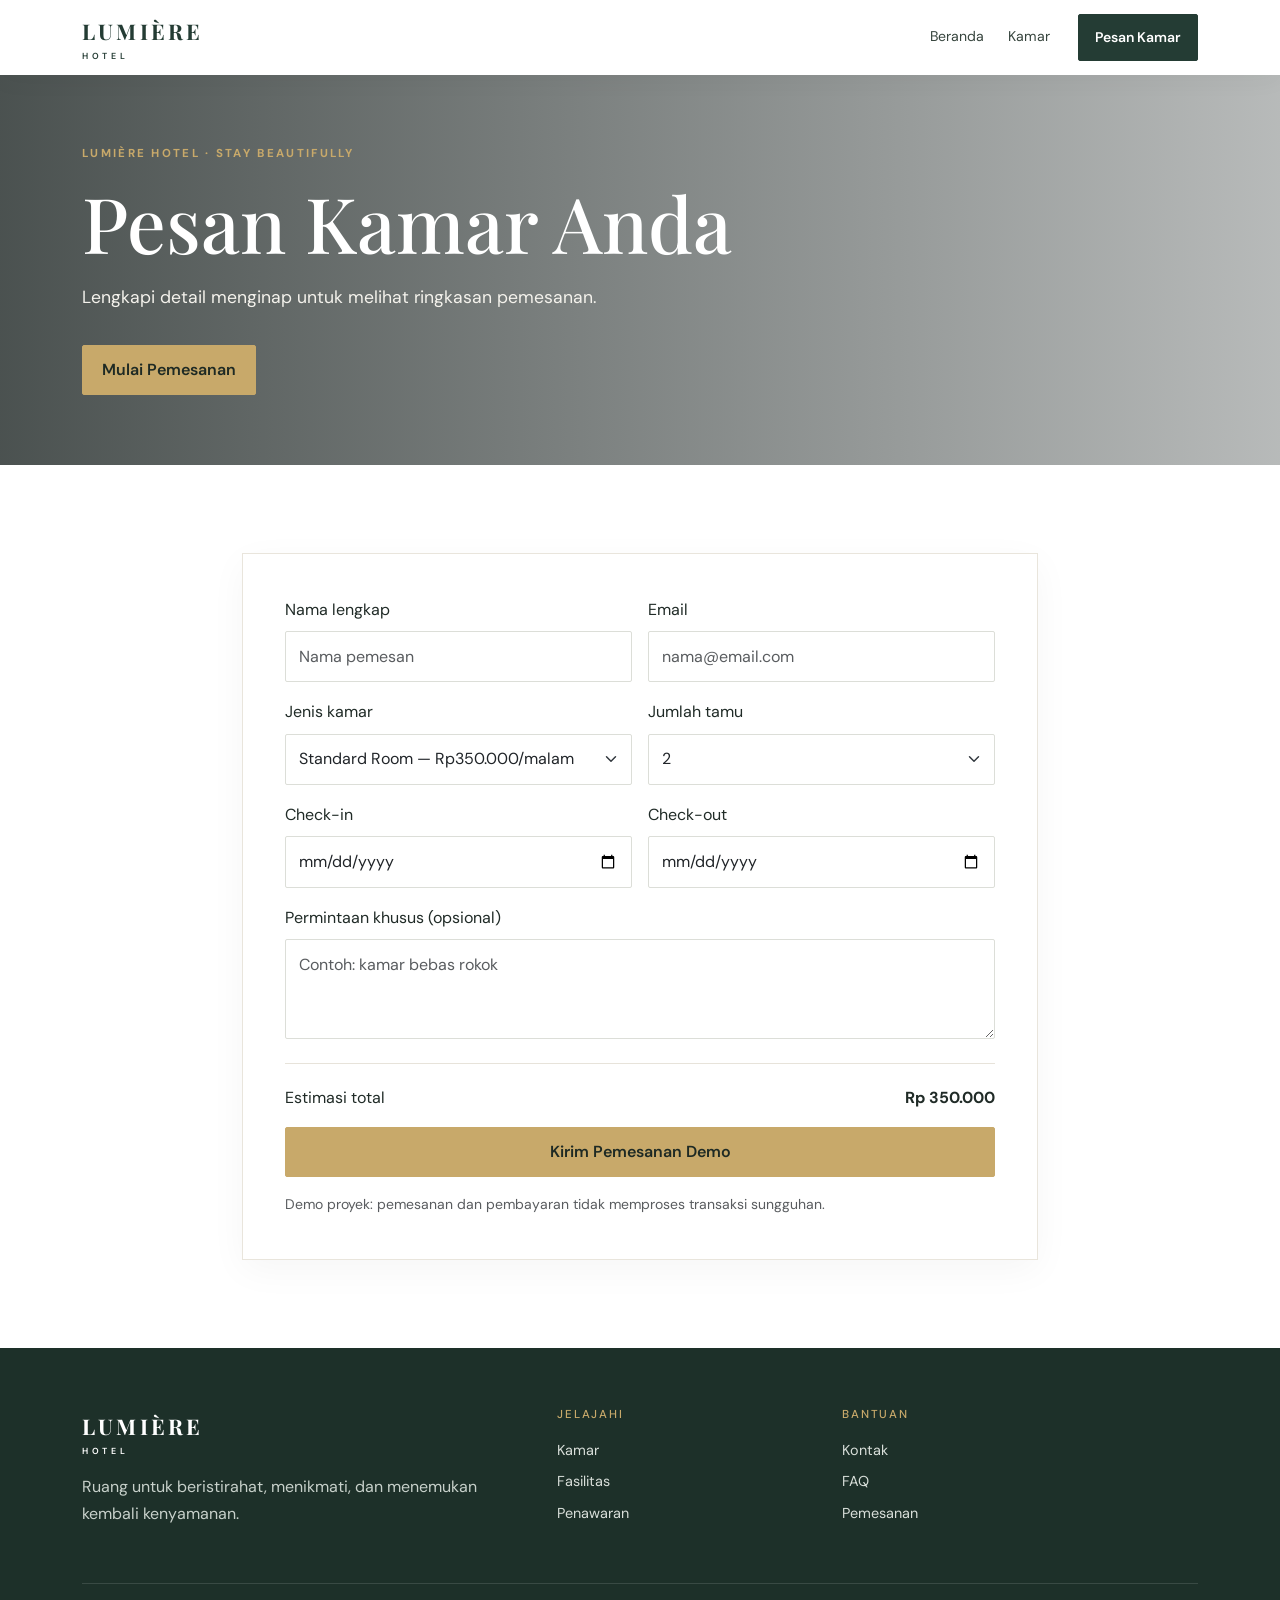
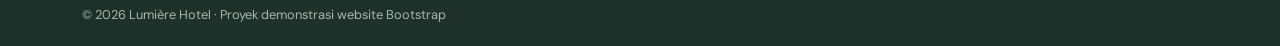
<file: booking.html>
<!doctype html><html lang="id"><head><meta charset="utf-8"><meta name="viewport" content="width=device-width, initial-scale=1"><meta name="description" content="Lumière Hotel - pengalaman menginap yang elegan dan nyaman."><title>Pemesanan | Lumière Hotel</title><link href="https://cdn.jsdelivr.net/npm/bootstrap@5.3.3/dist/css/bootstrap.min.css" rel="stylesheet"><link href="assets/style.css" rel="stylesheet"></head><body><nav class="navbar navbar-expand-lg navbar-light sticky-top"><div class="container"><a class="navbar-brand" href="index.html">LUMIÈRE<span>HOTEL</span></a><button class="navbar-toggler" type="button" data-bs-toggle="collapse" data-bs-target="#mainNav" aria-label="Buka navigasi"><span class="navbar-toggler-icon"></span></button><div class="collapse navbar-collapse" id="mainNav"><ul class="navbar-nav ms-auto align-items-lg-center"><li class="nav-item"><a class="nav-link " href="index.html">Beranda</a></li><li class="nav-item"><a class="nav-link " href="rooms.html">Kamar</a></li><li class="nav-item ms-lg-3"><a class="btn btn-dark btn-sm px-3" href="booking.html">Pesan Kamar</a></li></ul></div></div></nav><section class="page-hero"><div class="container hero-content"><p class="eyebrow">LUMIÈRE HOTEL · STAY BEAUTIFULLY</p><h1>Pesan Kamar Anda</h1><p class="hero-subtitle">Lengkapi detail menginap untuk melihat ringkasan pemesanan.</p><a class="btn btn-gold" href="booking.html">Mulai Pemesanan</a></div></section><section class="section"><div class="container narrow"><div class="booking-panel"><form id="bookingForm"><div class="row g-3"><div class="col-md-6"><label class="form-label" for="guestName">Nama lengkap</label><input class="form-control" id="guestName" required placeholder="Nama pemesan"></div><div class="col-md-6"><label class="form-label" for="guestEmail">Email</label><input class="form-control" id="guestEmail" type="email" required placeholder="nama@email.com"></div><div class="col-md-6"><label class="form-label" for="roomType">Jenis kamar</label><select class="form-select" id="roomType"><option value="Standard Room" data-price="350000">Standard Room — Rp350.000/malam</option><option value="Deluxe Room" data-price="650000">Deluxe Room — Rp650.000/malam</option><option value="Executive Suite" data-price="1200000">Executive Suite — Rp1.200.000/malam</option></select></div><div class="col-md-6"><label class="form-label" for="guests">Jumlah tamu</label><select class="form-select" id="guests"><option>1</option><option selected>2</option><option>3</option><option>4</option></select></div><div class="col-md-6"><label class="form-label" for="checkin">Check-in</label><input class="form-control" id="checkin" type="date" required></div><div class="col-md-6"><label class="form-label" for="checkout">Check-out</label><input class="form-control" id="checkout" type="date" required></div><div class="col-12"><label class="form-label" for="notes">Permintaan khusus (opsional)</label><textarea class="form-control" id="notes" rows="3" placeholder="Contoh: kamar bebas rokok"></textarea></div></div><div class="summary-line"><span>Estimasi total</span><strong id="bookingTotal">Rp350.000</strong></div><button class="btn btn-gold w-100 mt-3" type="submit">Kirim Pemesanan Demo</button><p class="small text-muted mt-3 mb-0">Demo proyek: pemesanan dan pembayaran tidak memproses transaksi sungguhan.</p></form><div id="bookingFeedback" class="alert alert-success mt-3 d-none" role="status"></div></div></div></section><footer class="footer"><div class="container"><div class="row g-4"><div class="col-md-5"><a class="navbar-brand text-white" href="index.html">LUMIÈRE<span>HOTEL</span></a><p class="mt-3">Ruang untuk beristirahat, menikmati, dan menemukan kembali kenyamanan.</p></div><div class="col-md-3"><h6>JELAJAHI</h6><a href="rooms.html">Kamar</a><a href="facilities.html">Fasilitas</a><a href="offers.html">Penawaran</a></div><div class="col-md-4"><h6>BANTUAN</h6><a href="contact.html">Kontak</a><a href="faq.html">FAQ</a><a href="booking.html">Pemesanan</a></div></div><div class="footer-bottom">© 2026 Lumière Hotel · Proyek demonstrasi website Bootstrap</div></div></footer><script src="https://cdn.jsdelivr.net/npm/bootstrap@5.3.3/dist/js/bootstrap.bundle.min.js"></script><script src="assets/script.js"></script></body></html>
</file>
<file: assets/style.css>
@import url('https://fonts.googleapis.com/css2?family=DM+Sans:wght@400;500;600;700&family=Playfair+Display:wght@500;600;700&display=swap');:root{--ink:#202b27;--green:#243c34;--gold:#c8a96a;--cream:#f6f3ed;--muted:#68736e}*{box-sizing:border-box}body{font-family:'DM Sans',sans-serif;color:var(--ink);line-height:1.7}h1,h2,h3,.navbar-brand{font-family:'Playfair Display',serif}h1{font-size:clamp(2.7rem,6vw,5rem);line-height:1.1;max-width:850px}h2{font-size:clamp(2rem,4vw,3rem);line-height:1.2}h3{font-size:1.55rem}.navbar{background:#fff;box-shadow:0 4px 24px #15241d0b}.navbar-brand{font-size:1.35rem;letter-spacing:.15em;font-weight:700;color:var(--green)}.navbar-brand span{display:block;font:600 .55rem 'DM Sans',sans-serif;letter-spacing:.42em}.nav-link{font-size:.88rem;color:#36443d!important;margin:0 .25rem}.nav-link.active{color:#9a783b!important}.hero,.page-hero{display:flex;align-items:center;color:white;background:linear-gradient(90deg,rgba(18,27,25,.76),rgba(18,27,25,.30)),url('https://images.unsplash.com/photo-1566073771259-6a8506099945?auto=format&fit=crop&w=1800&q=90') center/cover}.home-hero{min-height:640px}.page-hero{min-height:390px}.hero-content{padding-top:65px;padding-bottom:65px}.hero-subtitle{max-width:620px;font-size:1.1rem;margin:1.2rem 0 2rem;color:#f4f2ec}.eyebrow{font-size:.72rem;font-weight:700;letter-spacing:.2em;color:var(--gold);margin-bottom:1rem}.btn{border-radius:2px;font-weight:600;padding:.75rem 1.2rem}.btn-gold{background:var(--gold);border:1px solid var(--gold);color:#1e2a24}.btn-gold:hover{background:#b79654;border-color:#b79654;color:#17221d}.btn-dark{background:var(--green);border-color:var(--green)}.btn-light-outline{border:1px solid #fff;color:#fff;background:transparent}.btn-light-outline:hover{background:#fff;color:var(--green)}.section{padding:88px 0}.soft{background:var(--cream)}.section-heading{text-align:center;max-width:680px;margin:0 auto 42px}.section-heading p:not(.eyebrow){color:var(--muted)}.room-card{border:0;border-radius:0;box-shadow:0 10px 35px #17251d0d;overflow:hidden}.room-card img{height:240px;object-fit:cover}.room-card .card-body{padding:26px}.room-card p{color:var(--muted)}.price{font-weight:700;color:var(--green)!important;font-size:1.1rem}.price small{font-size:.8rem;font-weight:400;color:var(--muted)}.feature{padding:25px 10px}.feature-icon{font-size:2rem;color:var(--gold);margin-bottom:14px}.feature p{color:var(--muted)}.narrow{max-width:820px}.booking-panel,.review-card,.offer-card{background:#fff;border:1px solid #e9e5dc;padding:clamp(24px,4vw,42px);box-shadow:0 10px 35px #17251d0a}.form-control,.form-select{padding:.8rem;border-radius:2px;border-color:#dcded8}.form-control:focus,.form-select:focus{border-color:var(--gold);box-shadow:0 0 0 .2rem #c8a96a25}.summary-line{display:flex;justify-content:space-between;border-top:1px solid #e7e3da;margin-top:24px;padding-top:20px}.payment-status{margin-top:20px;text-align:center;font-weight:600}.success-mark{height:80px;width:80px;border-radius:50%;display:grid;place-items:center;background:#e5eee6;color:#2d6a43;font-size:2.5rem;margin:0 auto 24px}.gallery-img,.wide-img{width:100%;object-fit:cover}.gallery-img{height:260px}.wide-img{max-height:420px}.stars{color:#b9944f;letter-spacing:.15em;margin-bottom:12px}.review-card{height:100%}.offer-card{height:100%;padding:32px}.text-link{color:var(--green);font-weight:700;text-decoration:none}.clean-list li{padding:.35rem 0}.quote-block{font-family:'Playfair Display',serif;font-size:1.7rem;padding:28px;border-left:3px solid var(--gold);background:var(--cream);margin-top:32px}.footer{background:#1d3029;color:#c7d0ca;padding:60px 0 20px}.footer h6{color:var(--gold);font-size:.72rem;letter-spacing:.16em;margin-bottom:16px}.footer a:not(.navbar-brand){display:block;color:#d9dfda;text-decoration:none;margin:.45rem 0;font-size:.9rem}.footer a:hover{color:var(--gold)}.footer-bottom{border-top:1px solid #ffffff20;margin-top:40px;padding-top:20px;font-size:.8rem;color:#aab6ae}.accordion-button:not(.collapsed){background:#f6f3ed;color:var(--green);box-shadow:none}@media(max-width:767px){.home-hero{min-height:560px}.page-hero{min-height:330px}.section{padding:60px 0}.gallery-img{height:180px}.navbar-nav{padding:14px 0;align-items:stretch!important}.nav-link{padding:.5rem 0}}@media print{nav,footer,.btn{display:none!important}.section{padding:10px 0}}
</file>
